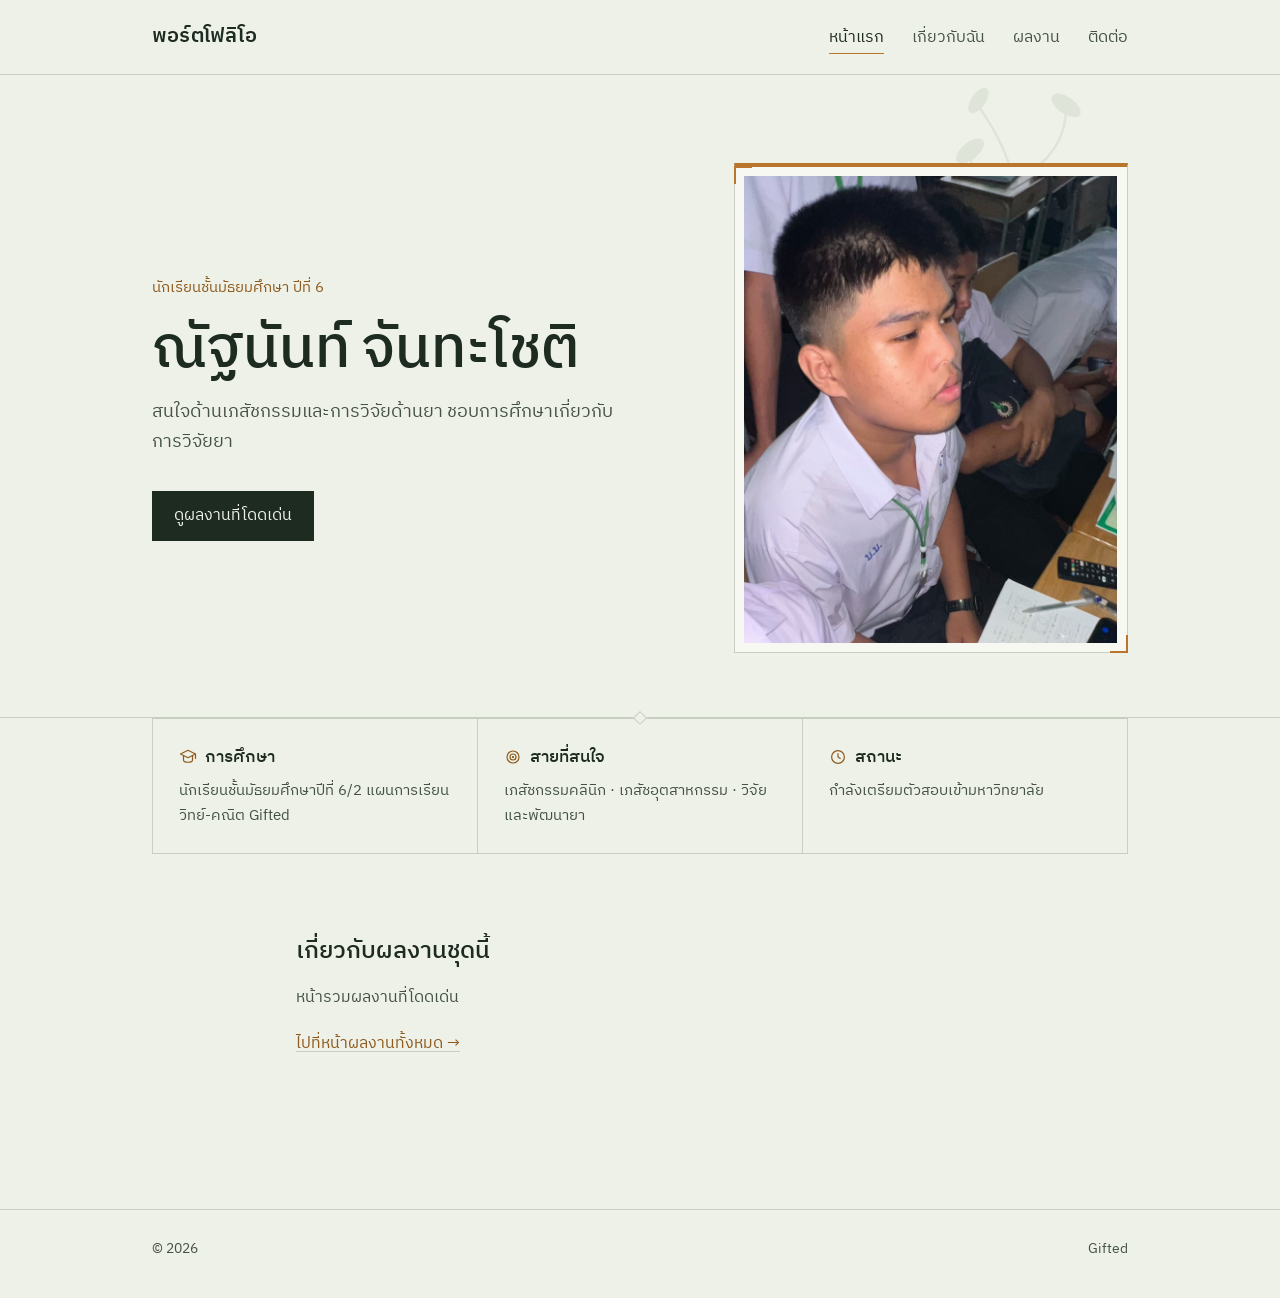
<file: index.html>
<!DOCTYPE html>
<html lang="th">
<head>
<meta charset="UTF-8">
<meta name="viewport" content="width=device-width, initial-scale=1.0">
<title>หน้าแรก - นายณัฐนันท์ จันทะโชติ</title>
<style>
/* ===================================================================
   Portfolio — เภสัชศาสตร์
   Design concept: ฉลากยา / apothecary label — hairline rules, a warm
   amber-glass accent against sage paper, serif headlines set like a
   label's product name, sans body copy for clarity and legibility.
   =================================================================== */

@import url('https://fonts.googleapis.com/css2?family=Fraunces:opsz,wght@9..144,400;9..144,500;9..144,600&family=IBM+Plex+Sans+Thai:wght@400;500;600&family=IBM+Plex+Sans:wght@400;500;600&display=swap');

:root {
  --ink: #1E2B21;
  --ink-soft: #445243;
  --paper: #EEF1E8;
  --paper-alt: #E3E9DA;
  --card: #F6F8F1;
  --amber: #B8752B;
  --amber-deep: #8F5A1E;
  --green: #4A6741;
  --line: #C7CFC0;
  --line-soft: #D8DECE;

  --font-display: 'Fraunces', 'IBM Plex Sans Thai', serif;
  --font-body: 'IBM Plex Sans Thai', 'IBM Plex Sans', sans-serif;

  --content-w: 46rem;
  --wide-w: 64rem;
}

* { box-sizing: border-box; }

html {
  scroll-behavior: smooth;
}

body {
  margin: 0;
  background: var(--paper);
  color: var(--ink);
  font-family: var(--font-body);
  font-size: 1rem;
  line-height: 1.65;
  -webkit-font-smoothing: antialiased;
}

img { max-width: 100%; display: block; }

a {
  color: var(--amber-deep);
  text-decoration-color: var(--line);
  text-underline-offset: 3px;
}
a:hover { text-decoration-color: currentColor; }

:focus-visible {
  outline: 2px solid var(--amber-deep);
  outline-offset: 3px;
}

@media (prefers-reduced-motion: reduce) {
  *, *::before, *::after {
    animation-duration: 0.001ms !important;
    transition-duration: 0.001ms !important;
  }
  html { scroll-behavior: auto; }
}

/* ---------- layout shells ---------- */

.wrap {
  max-width: var(--content-w);
  margin: 0 auto;
  padding: 0 1.5rem;
}
.wrap-wide {
  max-width: var(--wide-w);
  margin: 0 auto;
  padding: 0 1.5rem;
}

/* ---------- header / nav ---------- */

header.site {
  border-bottom: 1px solid var(--line);
  background: var(--paper);
}
.site-nav {
  max-width: var(--wide-w);
  margin: 0 auto;
  padding: 1.15rem 1.5rem;
  display: flex;
  align-items: baseline;
  justify-content: space-between;
  gap: 1rem;
  flex-wrap: wrap;
}
.site-nav .mark {
  font-family: var(--font-display);
  font-size: 1.25rem;
  font-weight: 600;
  color: var(--ink);
  text-decoration: none;
  letter-spacing: 0.01em;
}
.site-nav .mark:hover { color: var(--amber-deep); }
.site-nav ul {
  list-style: none;
  display: flex;
  gap: 1.75rem;
  margin: 0;
  padding: 0;
}
.site-nav a {
  color: var(--ink-soft);
  text-decoration: none;
  font-size: 0.97rem;
  padding-bottom: 3px;
  border-bottom: 1px solid transparent;
}
.site-nav a:hover { color: var(--ink); }
.site-nav a[aria-current="page"] {
  color: var(--ink);
  border-bottom-color: var(--amber);
}

/* ---------- footer ---------- */

footer.site {
  border-top: 1px solid var(--line);
  margin-top: 5rem;
}
footer.site .wrap-wide {
  padding-top: 1.75rem;
  padding-bottom: 2.25rem;
  display: flex;
  justify-content: space-between;
  flex-wrap: wrap;
  gap: 0.75rem;
  color: var(--ink-soft);
  font-size: 0.9rem;
}

/* ---------- hero (home) ---------- */

.hero {
  padding: 5.5rem 0 4rem;
}
.hero-split {
  display: grid;
  grid-template-columns: 1.15fr 0.85fr;
  gap: 3rem;
  align-items: center;
}
@media (max-width: 760px) {
  .hero-split {
    grid-template-columns: 1fr;
    gap: 2rem;
  }
  .hero-photo { order: -1; max-width: 14rem; }
}
.hero-photo {
  border: 1px solid var(--line);
  border-top: 4px solid var(--amber);
  padding: 0.6rem;
  background: var(--card);
  opacity: 0;
  animation: rise 0.7s ease-out 0.15s forwards;
}
.hero-photo img {
  width: 100%;
  aspect-ratio: 4 / 5;
  object-fit: cover;
  display: block;
  filter: grayscale(8%);
}
.hero .kicker {
  font-size: 0.95rem;
  color: var(--amber-deep);
  margin: 0 0 0.9rem;
}
.hero h1 {
  font-family: var(--font-display);
  font-weight: 500;
  font-size: clamp(2.3rem, 5vw, 3.6rem);
  line-height: 1.12;
  margin: 0 0 1.1rem;
  max-width: 14ch;
  opacity: 0;
  animation: rise 0.7s ease-out 0.1s forwards;
}
.hero p.lede {
  font-size: 1.15rem;
  color: var(--ink-soft);
  max-width: 42ch;
  margin: 0 0 2.1rem;
  opacity: 0;
  animation: rise 0.7s ease-out 0.25s forwards;
}
@keyframes rise {
  from { opacity: 0; transform: translateY(10px); }
  to   { opacity: 1; transform: translateY(0); }
}

.hr {
  border: none;
  border-top: 1px solid var(--line);
  margin: 0;
}

/* decorative section divider with center diamond mark */
.divider {
  position: relative;
  height: 1px;
  background: var(--line);
  margin: 0;
}
.divider::after {
  content: '';
  position: absolute;
  left: 50%;
  top: 50%;
  width: 8px;
  height: 8px;
  background: var(--paper);
  border: 1px solid var(--line);
  transform: translate(-50%, -50%) rotate(45deg);
}

/* faint botanical line-art motif behind the hero */
.hero-split { position: relative; }
.hero-split > * { position: relative; z-index: 1; }
.hero-deco {
  position: absolute;
  top: -2rem;
  right: -1rem;
  width: 15rem;
  height: 15rem;
  color: var(--green);
  opacity: 0.09;
  z-index: 0;
  pointer-events: none;
}
@media (max-width: 760px) {
  .hero-deco { width: 10rem; height: 10rem; top: -1rem; right: -1rem; }
}

/* register-mark corners on the profile photo, apothecary-label style */
.hero-photo { position: relative; }
.hero-photo::before,
.hero-photo::after {
  content: '';
  position: absolute;
  width: 16px;
  height: 16px;
}
.hero-photo::before {
  top: -1px; left: -1px;
  border-top: 2px solid var(--amber);
  border-left: 2px solid var(--amber);
}
.hero-photo::after {
  bottom: -1px; right: -1px;
  border-bottom: 2px solid var(--amber);
  border-right: 2px solid var(--amber);
}

/* inline icon defaults */
.icon {
  width: 20px;
  height: 20px;
  stroke: currentColor;
  fill: none;
  stroke-width: 1.6;
  stroke-linecap: round;
  stroke-linejoin: round;
  flex-shrink: 0;
}

/* buttons */

.btn {
  display: inline-flex;
  align-items: center;
  gap: 0.5rem;
  padding: 0.7rem 1.3rem;
  background: var(--ink);
  color: var(--paper);
  text-decoration: none;
  font-size: 0.97rem;
  border: 1px solid var(--ink);
}
.btn:hover { background: var(--amber-deep); border-color: var(--amber-deep); }
.btn-outline {
  background: transparent;
  color: var(--ink);
  border: 1px solid var(--line);
}
.btn-outline:hover { border-color: var(--ink); background: var(--card); }

/* ---------- generic page header ---------- */

.page-head {
  padding: 3.5rem 0 2.5rem;
  border-bottom: 1px solid var(--line);
}
.page-head h1 {
  font-family: var(--font-display);
  font-weight: 500;
  font-size: clamp(2rem, 4vw, 2.75rem);
  margin: 0 0 0.6rem;
}
.page-head p {
  color: var(--ink-soft);
  max-width: 48ch;
  margin: 0;
  font-size: 1.05rem;
}

/* ---------- home: summary blocks ---------- */

.summary-grid {
  display: grid;
  grid-template-columns: repeat(3, 1fr);
  gap: 0;
  border-top: 1px solid var(--line);
  border-left: 1px solid var(--line);
}
.summary-grid > div {
  border-right: 1px solid var(--line);
  border-bottom: 1px solid var(--line);
  padding: 1.5rem 1.6rem;
}
.summary-grid h3 {
  font-family: var(--font-display);
  font-weight: 500;
  font-size: 1.05rem;
  margin: 0 0 0.5rem;
  display: flex;
  align-items: center;
  gap: 0.55rem;
}
.summary-grid .icon { width: 18px; height: 18px; color: var(--amber-deep); }
.summary-grid p {
  margin: 0;
  color: var(--ink-soft);
  font-size: 0.94rem;
}
@media (max-width: 720px) {
  .summary-grid { grid-template-columns: 1fr; }
}

section.block { padding: 3.5rem 0; }
section.block + section.block { border-top: 1px solid var(--line); }

/* ---------- about page ---------- */

.timeline {
  list-style: none;
  margin: 0;
  padding: 0;
  border-top: 1px solid var(--line);
}
.timeline li {
  display: grid;
  grid-template-columns: 8rem 1fr;
  gap: 1.5rem;
  padding: 1.5rem 0;
  border-bottom: 1px solid var(--line);
}
.timeline .when {
  color: var(--amber-deep);
  font-size: 0.92rem;
  padding-top: 0.15rem;
}
.timeline h3 {
  font-family: var(--font-display);
  font-weight: 500;
  font-size: 1.15rem;
  margin: 0 0 0.35rem;
}
.timeline p { margin: 0; color: var(--ink-soft); }
@media (max-width: 560px) {
  .timeline li { grid-template-columns: 1fr; gap: 0.4rem; }
}

.skill-list {
  list-style: none;
  margin: 0;
  padding: 0;
  display: grid;
  gap: 0.9rem;
}
.skill-list li {
  display: grid;
  grid-template-columns: 1fr auto;
  align-items: center;
  gap: 1rem;
  padding-bottom: 0.9rem;
  border-bottom: 1px dashed var(--line-soft);
}
.skill-list .name {
  display: flex;
  align-items: center;
  gap: 0.55rem;
  font-size: 1rem;
}
.skill-list .icon { width: 16px; height: 16px; color: var(--green); }
.skill-list .bar {
  width: 10rem;
  height: 6px;
  background: var(--paper-alt);
  position: relative;
  border: 1px solid var(--line);
}
.skill-list .bar span {
  position: absolute;
  inset: 0;
  background: var(--green);
  width: var(--fill, 60%);
}
@media (max-width: 560px) {
  .skill-list .bar { width: 6rem; }
}

/* ---------- projects grid + cards ---------- */

.project-grid {
  display: grid;
  grid-template-columns: repeat(3, 1fr);
  gap: 1.5rem;
  padding: 3rem 0 5rem;
}
@media (max-width: 860px) {
  .project-grid { grid-template-columns: 1fr; }
}

.project-card {
  text-align: left;
  background: var(--card);
  border: 1px solid var(--line);
  border-top: 4px solid var(--accent, var(--amber));
  padding: 0 0 1.5rem;
  cursor: pointer;
  font-family: inherit;
  color: inherit;
  display: flex;
  flex-direction: column;
  gap: 0.9rem;
  transition: border-color 0.15s ease, transform 0.15s ease;
  overflow: hidden;
}
.project-card .thumb {
  width: 100%;
  aspect-ratio: 4 / 3;
  object-fit: cover;
  display: block;
  border-bottom: 1px solid var(--line);
}
.thumb-wrap { position: relative; }
.thumb-wrap .chip {
  position: absolute;
  top: 0.7rem;
  left: 0.7rem;
  background: var(--ink);
  color: var(--paper);
  font-size: 0.78rem;
  padding: 0.3rem 0.65rem;
  letter-spacing: 0.01em;
}
.project-card .card-body {
  padding: 1.4rem 1.5rem 0;
  display: flex;
  flex-direction: column;
  gap: 0.9rem;
  flex: 1;
}
.project-card:hover {
  border-color: var(--ink-soft);
  transform: translateY(-2px);
}
.project-card .tag {
  font-size: 0.85rem;
  color: var(--amber-deep);
}
.project-card h3 {
  font-family: var(--font-display);
  font-weight: 500;
  font-size: 1.3rem;
  margin: 0;
  line-height: 1.25;
}
.project-card p {
  margin: 0;
  color: var(--ink-soft);
  font-size: 0.96rem;
}
.project-card .more {
  margin-top: auto;
  font-size: 0.92rem;
  color: var(--ink);
  padding-top: 0.5rem;
}

/* ---------- modal ---------- */

.modal-backdrop {
  position: fixed;
  inset: 0;
  background: rgba(20, 26, 18, 0.55);
  display: flex;
  align-items: center;
  justify-content: center;
  padding: 1.5rem;
  opacity: 0;
  pointer-events: none;
  transition: opacity 0.2s ease;
  z-index: 50;
}
.modal-backdrop.open {
  opacity: 1;
  pointer-events: auto;
}

.modal {
  background: var(--paper);
  max-width: 34rem;
  width: 100%;
  max-height: 85vh;
  overflow-y: auto;
  border: 1px solid var(--line);
  border-top: 5px solid var(--accent, var(--amber));
  padding: 2.2rem 2rem;
  transform: translateY(14px) scale(0.98);
  transition: transform 0.2s ease;
  position: relative;
}
.modal-backdrop.open .modal {
  transform: translateY(0) scale(1);
}
.modal .thumb {
  width: 100%;
  aspect-ratio: 16 / 9;
  object-fit: cover;
  display: block;
  margin: 0 0 1.3rem;
  border: 1px solid var(--line);
}
.modal .close {
  position: absolute;
  top: 1.1rem;
  right: 1.1rem;
  background: none;
  border: 1px solid var(--line);
  width: 2rem;
  height: 2rem;
  font-size: 1.1rem;
  line-height: 1;
  cursor: pointer;
  color: var(--ink-soft);
}
.modal .close:hover { color: var(--ink); border-color: var(--ink); }
.modal .tag { font-size: 0.85rem; color: var(--amber-deep); }
.modal h2 {
  font-family: var(--font-display);
  font-weight: 500;
  font-size: 1.6rem;
  margin: 0.4rem 0 1rem;
  padding-right: 2rem;
}
.modal .meta {
  display: flex;
  gap: 1.5rem;
  flex-wrap: wrap;
  font-size: 0.88rem;
  color: var(--ink-soft);
  margin-bottom: 1.2rem;
  padding-bottom: 1.1rem;
  border-bottom: 1px solid var(--line-soft);
}
.modal .meta strong { color: var(--ink); display: block; font-weight: 500; }
.modal p { color: var(--ink-soft); margin: 0 0 1rem; }
.modal ul.chips {
  list-style: none;
  display: flex;
  flex-wrap: wrap;
  gap: 0.5rem;
  padding: 0;
  margin: 0;
}
.modal ul.chips li {
  border: 1px solid var(--line);
  padding: 0.3rem 0.7rem;
  font-size: 0.85rem;
  color: var(--ink-soft);
}

/* ---------- contact page ---------- */

.contact-list {
  list-style: none;
  margin: 0;
  padding: 0;
  border-top: 1px solid var(--line);
}
.contact-list li {
  display: flex;
  justify-content: space-between;
  gap: 1rem;
  padding: 1.2rem 0;
  border-bottom: 1px solid var(--line);
  flex-wrap: wrap;
}
.contact-list .label-row {
  display: flex;
  align-items: center;
  gap: 0.65rem;
  color: var(--ink-soft);
}
.contact-list .icon { color: var(--amber-deep); width: 19px; height: 19px; }
.contact-list a { color: var(--ink); font-weight: 500; }

</style>
</head>
<body>

<header class="site">
  <nav class="site-nav">
    <a class="mark" href="index.html">พอร์ตโฟลิโอ</a>
    <ul>
      <li><a href="index.html" aria-current="page">หน้าแรก</a></li>
      <li><a href="about.html">เกี่ยวกับฉัน</a></li>
      <li><a href="projects.html">ผลงาน</a></li>
      <li><a href="contact.html">ติดต่อ</a></li>
    </ul>
  </nav>
</header>

<main>
  <div class="wrap-wide">
    <section class="hero hero-split">
      <svg class="hero-deco" viewBox="0 0 200 200" aria-hidden="true">
        <path d="M100 190 C 100 130, 90 90, 60 50" stroke="currentColor" stroke-width="2" fill="none"/>
        <path d="M100 150 C 80 140, 60 120, 55 95" stroke="currentColor" stroke-width="2" fill="none"/>
        <path d="M100 110 C 120 100, 135 80, 135 55" stroke="currentColor" stroke-width="2" fill="none"/>
        <ellipse cx="55" cy="90" rx="14" ry="7" transform="rotate(-40 55 90)" fill="currentColor"/>
        <ellipse cx="135" cy="52" rx="14" ry="7" transform="rotate(35 135 52)" fill="currentColor"/>
        <ellipse cx="62" cy="48" rx="12" ry="6" transform="rotate(-55 62 48)" fill="currentColor"/>
      </svg>
      <div>
        <p class="kicker">นักเรียนชั้นมัธยมศึกษา ปีที่ 6</p>
        <h1>ณัฐนันท์ จันทะโชติ</h1>
        <p class="lede">
          สนใจด้านเภสัชกรรมและการวิจัยด้านยา
          ชอบการศึกษาเกี่ยวกับการวิจัยยา
        </p>
        <a class="btn" href="projects.html">ดูผลงานที่โดดเด่น</a>
      </div>
      <div class="hero-photo">
        <!-- แก้ src เป็นชื่อไฟล์รูปโปรไฟล์ของคุณ เช่น images/profile.jpg -->
        <img src="IMG_4780.jpeg" alt="รูปโปรไฟล์ของ ชื่อ นามสกุล">
      </div>
    </section>
  </div>

  <div class="divider"></div>

  <div class="wrap-wide">
    <div class="summary-grid">
      <div>
        <h3>
          <svg class="icon" viewBox="0 0 24 24"><path d="M12 3 2 8l10 5 10-5-10-5Z"/><path d="M6 10.5V16c0 1.5 2.5 3 6 3s6-1.5 6-3v-5.5"/><path d="M22 8v6"/></svg>
          การศึกษา
        </h3>
        <p>นักเรียนชั้นมัธยมศึกษาปีที่ 6/2 แผนการเรียนวิทย์-คณิต Gifted</p>
      </div>
      <div>
        <h3>
          <svg class="icon" viewBox="0 0 24 24"><circle cx="12" cy="12" r="8"/><circle cx="12" cy="12" r="4"/><circle cx="12" cy="12" r="0.7" fill="currentColor"/></svg>
          สายที่สนใจ
        </h3>
        <p>เภสัชกรรมคลินิก · เภสัชอุตสาหกรรม · วิจัยและพัฒนายา</p>
      </div>
      <div>
        <h3>
          <svg class="icon" viewBox="0 0 24 24"><circle cx="12" cy="12" r="8.5"/><path d="M12 7.5V12l3 2"/></svg>
          สถานะ
        </h3>
        <p>กำลังเตรียมตัวสอบเข้ามหาวิทยาลัย</p>
      </div>
    </div>
  </div>

  <div class="wrap">
    <section class="block">
      <h2 style="font-family: var(--font-display); font-weight: 500; font-size: 1.5rem; margin-bottom: 0.8rem;">
        เกี่ยวกับผลงานชุดนี้
      </h2>
      <p style="color: var(--ink-soft); max-width: 56ch;">
        หน้ารวมผลงานที่โดดเด่น
      </p>
      <p style="margin-top: 1.2rem;">
        <a href="projects.html">ไปที่หน้าผลงานทั้งหมด →</a>
      </p>
    </section>
  </div>
</main>

<footer class="site">
  <div class="wrap-wide">
    <span>© 2026 </span>
    <span>Gifted</span>
  </div>
</footer>

</body>
</html>
</file>
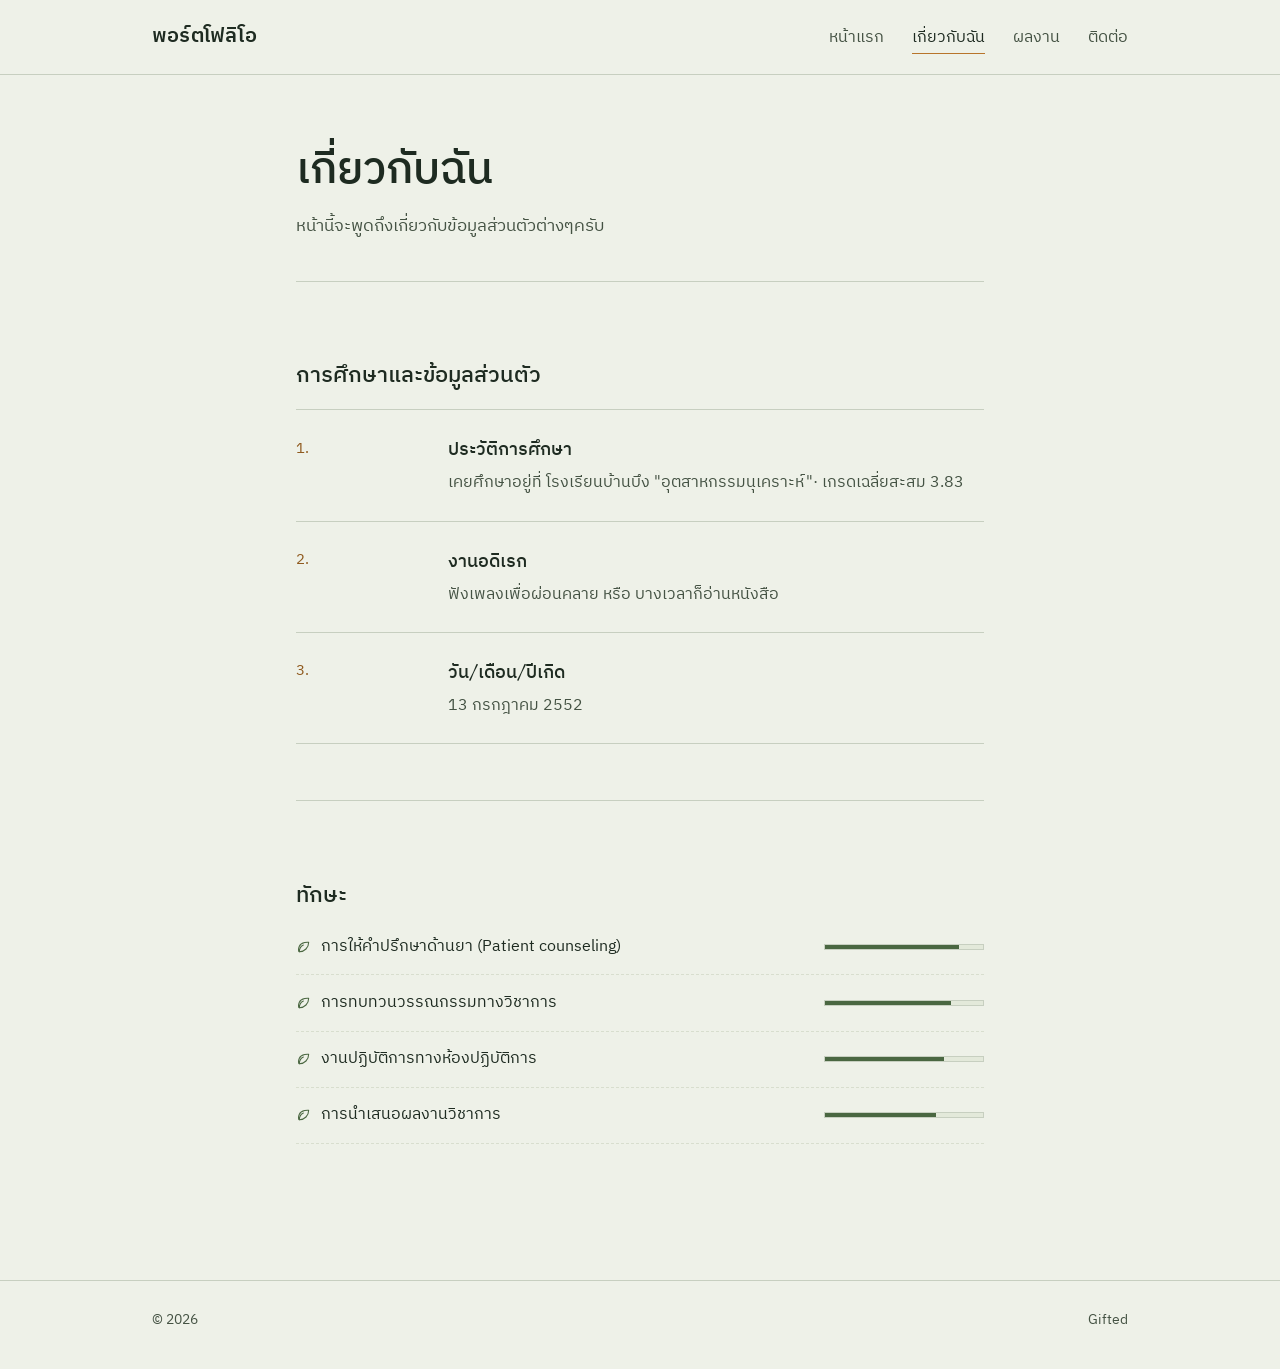
<file: about.html>
<!DOCTYPE html>
<html lang="th">
<head>
<meta charset="UTF-8">
<meta name="viewport" content="width=device-width, initial-scale=1.0">
<title>เกี่ยวกับฉัน — นายณัฐนันท์ จันทะโชติ</title>
<style>
/* ===================================================================
   Portfolio — เภสัชศาสตร์
   Design concept: ฉลากยา / apothecary label — hairline rules, a warm
   amber-glass accent against sage paper, serif headlines set like a
   label's product name, sans body copy for clarity and legibility.
   =================================================================== */

@import url('https://fonts.googleapis.com/css2?family=Fraunces:opsz,wght@9..144,400;9..144,500;9..144,600&family=IBM+Plex+Sans+Thai:wght@400;500;600&family=IBM+Plex+Sans:wght@400;500;600&display=swap');

:root {
  --ink: #1E2B21;
  --ink-soft: #445243;
  --paper: #EEF1E8;
  --paper-alt: #E3E9DA;
  --card: #F6F8F1;
  --amber: #B8752B;
  --amber-deep: #8F5A1E;
  --green: #4A6741;
  --line: #C7CFC0;
  --line-soft: #D8DECE;

  --font-display: 'Fraunces', 'IBM Plex Sans Thai', serif;
  --font-body: 'IBM Plex Sans Thai', 'IBM Plex Sans', sans-serif;

  --content-w: 46rem;
  --wide-w: 64rem;
}

* { box-sizing: border-box; }

html {
  scroll-behavior: smooth;
}

body {
  margin: 0;
  background: var(--paper);
  color: var(--ink);
  font-family: var(--font-body);
  font-size: 1rem;
  line-height: 1.65;
  -webkit-font-smoothing: antialiased;
}

img { max-width: 100%; display: block; }

a {
  color: var(--amber-deep);
  text-decoration-color: var(--line);
  text-underline-offset: 3px;
}
a:hover { text-decoration-color: currentColor; }

:focus-visible {
  outline: 2px solid var(--amber-deep);
  outline-offset: 3px;
}

@media (prefers-reduced-motion: reduce) {
  *, *::before, *::after {
    animation-duration: 0.001ms !important;
    transition-duration: 0.001ms !important;
  }
  html { scroll-behavior: auto; }
}

/* ---------- layout shells ---------- */

.wrap {
  max-width: var(--content-w);
  margin: 0 auto;
  padding: 0 1.5rem;
}
.wrap-wide {
  max-width: var(--wide-w);
  margin: 0 auto;
  padding: 0 1.5rem;
}

/* ---------- header / nav ---------- */

header.site {
  border-bottom: 1px solid var(--line);
  background: var(--paper);
}
.site-nav {
  max-width: var(--wide-w);
  margin: 0 auto;
  padding: 1.15rem 1.5rem;
  display: flex;
  align-items: baseline;
  justify-content: space-between;
  gap: 1rem;
  flex-wrap: wrap;
}
.site-nav .mark {
  font-family: var(--font-display);
  font-size: 1.25rem;
  font-weight: 600;
  color: var(--ink);
  text-decoration: none;
  letter-spacing: 0.01em;
}
.site-nav .mark:hover { color: var(--amber-deep); }
.site-nav ul {
  list-style: none;
  display: flex;
  gap: 1.75rem;
  margin: 0;
  padding: 0;
}
.site-nav a {
  color: var(--ink-soft);
  text-decoration: none;
  font-size: 0.97rem;
  padding-bottom: 3px;
  border-bottom: 1px solid transparent;
}
.site-nav a:hover { color: var(--ink); }
.site-nav a[aria-current="page"] {
  color: var(--ink);
  border-bottom-color: var(--amber);
}

/* ---------- footer ---------- */

footer.site {
  border-top: 1px solid var(--line);
  margin-top: 5rem;
}
footer.site .wrap-wide {
  padding-top: 1.75rem;
  padding-bottom: 2.25rem;
  display: flex;
  justify-content: space-between;
  flex-wrap: wrap;
  gap: 0.75rem;
  color: var(--ink-soft);
  font-size: 0.9rem;
}

/* ---------- hero (home) ---------- */

.hero {
  padding: 5.5rem 0 4rem;
}
.hero-split {
  display: grid;
  grid-template-columns: 1.15fr 0.85fr;
  gap: 3rem;
  align-items: center;
}
@media (max-width: 760px) {
  .hero-split {
    grid-template-columns: 1fr;
    gap: 2rem;
  }
  .hero-photo { order: -1; max-width: 14rem; }
}
.hero-photo {
  border: 1px solid var(--line);
  border-top: 4px solid var(--amber);
  padding: 0.6rem;
  background: var(--card);
  opacity: 0;
  animation: rise 0.7s ease-out 0.15s forwards;
}
.hero-photo img {
  width: 100%;
  aspect-ratio: 4 / 5;
  object-fit: cover;
  display: block;
  filter: grayscale(8%);
}
.hero .kicker {
  font-size: 0.95rem;
  color: var(--amber-deep);
  margin: 0 0 0.9rem;
}
.hero h1 {
  font-family: var(--font-display);
  font-weight: 500;
  font-size: clamp(2.3rem, 5vw, 3.6rem);
  line-height: 1.12;
  margin: 0 0 1.1rem;
  max-width: 14ch;
  opacity: 0;
  animation: rise 0.7s ease-out 0.1s forwards;
}
.hero p.lede {
  font-size: 1.15rem;
  color: var(--ink-soft);
  max-width: 42ch;
  margin: 0 0 2.1rem;
  opacity: 0;
  animation: rise 0.7s ease-out 0.25s forwards;
}
@keyframes rise {
  from { opacity: 0; transform: translateY(10px); }
  to   { opacity: 1; transform: translateY(0); }
}

.hr {
  border: none;
  border-top: 1px solid var(--line);
  margin: 0;
}

/* decorative section divider with center diamond mark */
.divider {
  position: relative;
  height: 1px;
  background: var(--line);
  margin: 0;
}
.divider::after {
  content: '';
  position: absolute;
  left: 50%;
  top: 50%;
  width: 8px;
  height: 8px;
  background: var(--paper);
  border: 1px solid var(--line);
  transform: translate(-50%, -50%) rotate(45deg);
}

/* faint botanical line-art motif behind the hero */
.hero-split { position: relative; }
.hero-split > * { position: relative; z-index: 1; }
.hero-deco {
  position: absolute;
  top: -2rem;
  right: -1rem;
  width: 15rem;
  height: 15rem;
  color: var(--green);
  opacity: 0.09;
  z-index: 0;
  pointer-events: none;
}
@media (max-width: 760px) {
  .hero-deco { width: 10rem; height: 10rem; top: -1rem; right: -1rem; }
}

/* register-mark corners on the profile photo, apothecary-label style */
.hero-photo { position: relative; }
.hero-photo::before,
.hero-photo::after {
  content: '';
  position: absolute;
  width: 16px;
  height: 16px;
}
.hero-photo::before {
  top: -1px; left: -1px;
  border-top: 2px solid var(--amber);
  border-left: 2px solid var(--amber);
}
.hero-photo::after {
  bottom: -1px; right: -1px;
  border-bottom: 2px solid var(--amber);
  border-right: 2px solid var(--amber);
}

/* inline icon defaults */
.icon {
  width: 20px;
  height: 20px;
  stroke: currentColor;
  fill: none;
  stroke-width: 1.6;
  stroke-linecap: round;
  stroke-linejoin: round;
  flex-shrink: 0;
}

/* buttons */

.btn {
  display: inline-flex;
  align-items: center;
  gap: 0.5rem;
  padding: 0.7rem 1.3rem;
  background: var(--ink);
  color: var(--paper);
  text-decoration: none;
  font-size: 0.97rem;
  border: 1px solid var(--ink);
}
.btn:hover { background: var(--amber-deep); border-color: var(--amber-deep); }
.btn-outline {
  background: transparent;
  color: var(--ink);
  border: 1px solid var(--line);
}
.btn-outline:hover { border-color: var(--ink); background: var(--card); }

/* ---------- generic page header ---------- */

.page-head {
  padding: 3.5rem 0 2.5rem;
  border-bottom: 1px solid var(--line);
}
.page-head h1 {
  font-family: var(--font-display);
  font-weight: 500;
  font-size: clamp(2rem, 4vw, 2.75rem);
  margin: 0 0 0.6rem;
}
.page-head p {
  color: var(--ink-soft);
  max-width: 48ch;
  margin: 0;
  font-size: 1.05rem;
}

/* ---------- home: summary blocks ---------- */

.summary-grid {
  display: grid;
  grid-template-columns: repeat(3, 1fr);
  gap: 0;
  border-top: 1px solid var(--line);
  border-left: 1px solid var(--line);
}
.summary-grid > div {
  border-right: 1px solid var(--line);
  border-bottom: 1px solid var(--line);
  padding: 1.5rem 1.6rem;
}
.summary-grid h3 {
  font-family: var(--font-display);
  font-weight: 500;
  font-size: 1.05rem;
  margin: 0 0 0.5rem;
  display: flex;
  align-items: center;
  gap: 0.55rem;
}
.summary-grid .icon { width: 18px; height: 18px; color: var(--amber-deep); }
.summary-grid p {
  margin: 0;
  color: var(--ink-soft);
  font-size: 0.94rem;
}
@media (max-width: 720px) {
  .summary-grid { grid-template-columns: 1fr; }
}

section.block { padding: 3.5rem 0; }
section.block + section.block { border-top: 1px solid var(--line); }

/* ---------- about page ---------- */

.timeline {
  list-style: none;
  margin: 0;
  padding: 0;
  border-top: 1px solid var(--line);
}
.timeline li {
  display: grid;
  grid-template-columns: 8rem 1fr;
  gap: 1.5rem;
  padding: 1.5rem 0;
  border-bottom: 1px solid var(--line);
}
.timeline .when {
  color: var(--amber-deep);
  font-size: 0.92rem;
  padding-top: 0.15rem;
}
.timeline h3 {
  font-family: var(--font-display);
  font-weight: 500;
  font-size: 1.15rem;
  margin: 0 0 0.35rem;
}
.timeline p { margin: 0; color: var(--ink-soft); }
@media (max-width: 560px) {
  .timeline li { grid-template-columns: 1fr; gap: 0.4rem; }
}

.skill-list {
  list-style: none;
  margin: 0;
  padding: 0;
  display: grid;
  gap: 0.9rem;
}
.skill-list li {
  display: grid;
  grid-template-columns: 1fr auto;
  align-items: center;
  gap: 1rem;
  padding-bottom: 0.9rem;
  border-bottom: 1px dashed var(--line-soft);
}
.skill-list .name {
  display: flex;
  align-items: center;
  gap: 0.55rem;
  font-size: 1rem;
}
.skill-list .icon { width: 16px; height: 16px; color: var(--green); }
.skill-list .bar {
  width: 10rem;
  height: 6px;
  background: var(--paper-alt);
  position: relative;
  border: 1px solid var(--line);
}
.skill-list .bar span {
  position: absolute;
  inset: 0;
  background: var(--green);
  width: var(--fill, 60%);
}
@media (max-width: 560px) {
  .skill-list .bar { width: 6rem; }
}

/* ---------- projects grid + cards ---------- */

.project-grid {
  display: grid;
  grid-template-columns: repeat(3, 1fr);
  gap: 1.5rem;
  padding: 3rem 0 5rem;
}
@media (max-width: 860px) {
  .project-grid { grid-template-columns: 1fr; }
}

.project-card {
  text-align: left;
  background: var(--card);
  border: 1px solid var(--line);
  border-top: 4px solid var(--accent, var(--amber));
  padding: 0 0 1.5rem;
  cursor: pointer;
  font-family: inherit;
  color: inherit;
  display: flex;
  flex-direction: column;
  gap: 0.9rem;
  transition: border-color 0.15s ease, transform 0.15s ease;
  overflow: hidden;
}
.project-card .thumb {
  width: 100%;
  aspect-ratio: 4 / 3;
  object-fit: cover;
  display: block;
  border-bottom: 1px solid var(--line);
}
.thumb-wrap { position: relative; }
.thumb-wrap .chip {
  position: absolute;
  top: 0.7rem;
  left: 0.7rem;
  background: var(--ink);
  color: var(--paper);
  font-size: 0.78rem;
  padding: 0.3rem 0.65rem;
  letter-spacing: 0.01em;
}
.project-card .card-body {
  padding: 1.4rem 1.5rem 0;
  display: flex;
  flex-direction: column;
  gap: 0.9rem;
  flex: 1;
}
.project-card:hover {
  border-color: var(--ink-soft);
  transform: translateY(-2px);
}
.project-card .tag {
  font-size: 0.85rem;
  color: var(--amber-deep);
}
.project-card h3 {
  font-family: var(--font-display);
  font-weight: 500;
  font-size: 1.3rem;
  margin: 0;
  line-height: 1.25;
}
.project-card p {
  margin: 0;
  color: var(--ink-soft);
  font-size: 0.96rem;
}
.project-card .more {
  margin-top: auto;
  font-size: 0.92rem;
  color: var(--ink);
  padding-top: 0.5rem;
}

/* ---------- modal ---------- */

.modal-backdrop {
  position: fixed;
  inset: 0;
  background: rgba(20, 26, 18, 0.55);
  display: flex;
  align-items: center;
  justify-content: center;
  padding: 1.5rem;
  opacity: 0;
  pointer-events: none;
  transition: opacity 0.2s ease;
  z-index: 50;
}
.modal-backdrop.open {
  opacity: 1;
  pointer-events: auto;
}

.modal {
  background: var(--paper);
  max-width: 34rem;
  width: 100%;
  max-height: 85vh;
  overflow-y: auto;
  border: 1px solid var(--line);
  border-top: 5px solid var(--accent, var(--amber));
  padding: 2.2rem 2rem;
  transform: translateY(14px) scale(0.98);
  transition: transform 0.2s ease;
  position: relative;
}
.modal-backdrop.open .modal {
  transform: translateY(0) scale(1);
}
.modal .thumb {
  width: 100%;
  aspect-ratio: 16 / 9;
  object-fit: cover;
  display: block;
  margin: 0 0 1.3rem;
  border: 1px solid var(--line);
}
.modal .close {
  position: absolute;
  top: 1.1rem;
  right: 1.1rem;
  background: none;
  border: 1px solid var(--line);
  width: 2rem;
  height: 2rem;
  font-size: 1.1rem;
  line-height: 1;
  cursor: pointer;
  color: var(--ink-soft);
}
.modal .close:hover { color: var(--ink); border-color: var(--ink); }
.modal .tag { font-size: 0.85rem; color: var(--amber-deep); }
.modal h2 {
  font-family: var(--font-display);
  font-weight: 500;
  font-size: 1.6rem;
  margin: 0.4rem 0 1rem;
  padding-right: 2rem;
}
.modal .meta {
  display: flex;
  gap: 1.5rem;
  flex-wrap: wrap;
  font-size: 0.88rem;
  color: var(--ink-soft);
  margin-bottom: 1.2rem;
  padding-bottom: 1.1rem;
  border-bottom: 1px solid var(--line-soft);
}
.modal .meta strong { color: var(--ink); display: block; font-weight: 500; }
.modal p { color: var(--ink-soft); margin: 0 0 1rem; }
.modal ul.chips {
  list-style: none;
  display: flex;
  flex-wrap: wrap;
  gap: 0.5rem;
  padding: 0;
  margin: 0;
}
.modal ul.chips li {
  border: 1px solid var(--line);
  padding: 0.3rem 0.7rem;
  font-size: 0.85rem;
  color: var(--ink-soft);
}

/* ---------- contact page ---------- */

.contact-list {
  list-style: none;
  margin: 0;
  padding: 0;
  border-top: 1px solid var(--line);
}
.contact-list li {
  display: flex;
  justify-content: space-between;
  gap: 1rem;
  padding: 1.2rem 0;
  border-bottom: 1px solid var(--line);
  flex-wrap: wrap;
}
.contact-list .label-row {
  display: flex;
  align-items: center;
  gap: 0.65rem;
  color: var(--ink-soft);
}
.contact-list .icon { color: var(--amber-deep); width: 19px; height: 19px; }
.contact-list a { color: var(--ink); font-weight: 500; }

</style>
</head>
<body>

<header class="site">
  <nav class="site-nav">
    <a class="mark" href="index.html">พอร์ตโฟลิโอ</a>
    <ul>
      <li><a href="index.html">หน้าแรก</a></li>
      <li><a href="about.html" aria-current="page">เกี่ยวกับฉัน</a></li>
      <li><a href="projects.html">ผลงาน</a></li>
      <li><a href="contact.html">ติดต่อ</a></li>
    </ul>
  </nav>
</header>

<main>
  <div class="wrap">
    <div class="page-head">
      <h1>เกี่ยวกับฉัน</h1>
      <p>
        หน้านี้จะพูดถึงเกี่ยวกับข้อมูลส่วนตัวต่างๆครับ
      </p>
    </div>

    <section class="block">
      <h2 style="font-family: var(--font-display); font-weight:500; font-size:1.4rem; margin-bottom:1rem;">การศึกษาและข้อมูลส่วนตัว</h2>
      <ul class="timeline">
        <li>
          <span class="when">     1.   </span>
          <div>
            <h3>ประวัติการศึกษา</h3>
            <p>เคยศึกษาอยู่ที่ โรงเรียนบ้านบึง "อุตสาหกรรมนุเคราะห์"· เกรดเฉลี่ยสะสม 3.83</p>
          </div>
        </li>
        <li>
          <span class="when">     2.   </span>
          <div>
            <h3>งานอดิเรก</h3>
            <p>ฟังเพลงเพื่อผ่อนคลาย หรือ บางเวลาก็อ่านหนังสือ</p>
          </div>
        </li>
        <li>
          <span class="when">     3.   </span>
          <div>  
            <h3>วัน/เดือน/ปีเกิด</h3>
            <p>13 กรกฎาคม 2552</p>
          </div>
        </li>
      </ul>
    </section>

    <section class="block">
      <h2 style="font-family: var(--font-display); font-weight:500; font-size:1.4rem; margin-bottom:1.3rem;">ทักษะ</h2>
      <ul class="skill-list">
        <li>
          <span class="name"><svg class="icon" viewBox="0 0 24 24"><path d="M5 19c8 0 14-6 14-14 0 0-11-1-14 6-1.8 4-1.5 8 0 8Z"/><path d="M5 19c0-4 2-8 6-10"/></svg>การให้คำปรึกษาด้านยา (Patient counseling)</span>
          <span class="bar"><span style="--fill: 85%;"></span></span>
        </li>
        <li>
          <span class="name"><svg class="icon" viewBox="0 0 24 24"><path d="M5 19c8 0 14-6 14-14 0 0-11-1-14 6-1.8 4-1.5 8 0 8Z"/><path d="M5 19c0-4 2-8 6-10"/></svg>การทบทวนวรรณกรรมทางวิชาการ</span>
          <span class="bar"><span style="--fill: 80%;"></span></span>
        </li>
        <li>
          <span class="name"><svg class="icon" viewBox="0 0 24 24"><path d="M5 19c8 0 14-6 14-14 0 0-11-1-14 6-1.8 4-1.5 8 0 8Z"/><path d="M5 19c0-4 2-8 6-10"/></svg>งานปฏิบัติการทางห้องปฏิบัติการ</span>
          <span class="bar"><span style="--fill: 75%;"></span></span>
        </li>
        <li>
          <span class="name"><svg class="icon" viewBox="0 0 24 24"><path d="M5 19c8 0 14-6 14-14 0 0-11-1-14 6-1.8 4-1.5 8 0 8Z"/><path d="M5 19c0-4 2-8 6-10"/></svg>การนำเสนอผลงานวิชาการ</span>
          <span class="bar"><span style="--fill: 70%;"></span></span>
        </li>
      </ul>
    </section>
  </div>
</main>

<footer class="site">
  <div class="wrap-wide">
    <span>© 2026 </span>
    <span>Gifted</span>
  </div>
</footer>

</body>
</html>
</file>
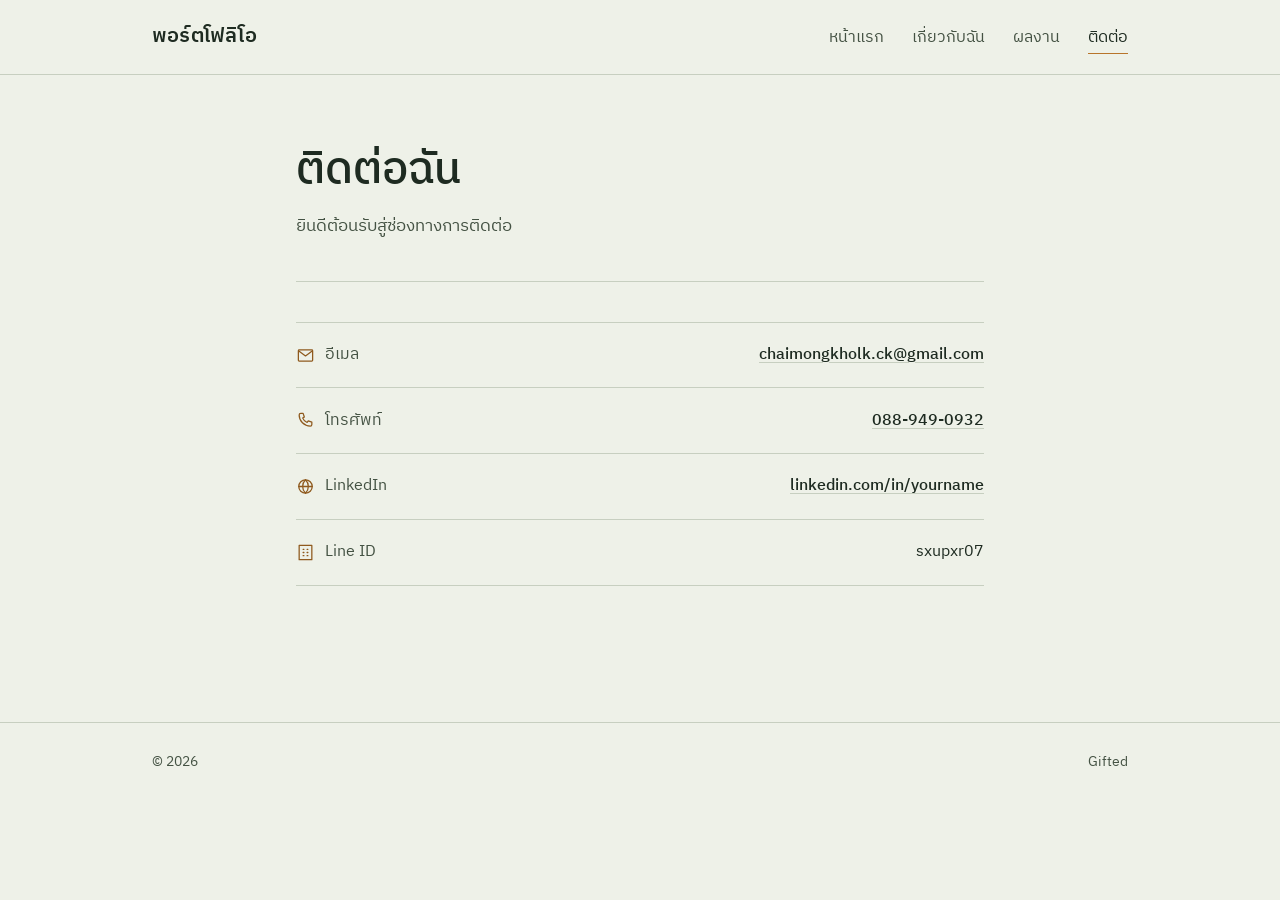
<file: contact.html>
<!DOCTYPE html>
<html lang="th">
<head>
<meta charset="UTF-8">
<meta name="viewport" content="width=device-width, initial-scale=1.0">
<title>ติดต่อ — นายณัฐนันท์ จันทะโชติ</title>
<style>
/* ===================================================================
   Portfolio — เภสัชศาสตร์
   Design concept: ฉลากยา / apothecary label — hairline rules, a warm
   amber-glass accent against sage paper, serif headlines set like a
   label's product name, sans body copy for clarity and legibility.
   =================================================================== */

@import url('https://fonts.googleapis.com/css2?family=Fraunces:opsz,wght@9..144,400;9..144,500;9..144,600&family=IBM+Plex+Sans+Thai:wght@400;500;600&family=IBM+Plex+Sans:wght@400;500;600&display=swap');

:root {
  --ink: #1E2B21;
  --ink-soft: #445243;
  --paper: #EEF1E8;
  --paper-alt: #E3E9DA;
  --card: #F6F8F1;
  --amber: #B8752B;
  --amber-deep: #8F5A1E;
  --green: #4A6741;
  --line: #C7CFC0;
  --line-soft: #D8DECE;

  --font-display: 'Fraunces', 'IBM Plex Sans Thai', serif;
  --font-body: 'IBM Plex Sans Thai', 'IBM Plex Sans', sans-serif;

  --content-w: 46rem;
  --wide-w: 64rem;
}

* { box-sizing: border-box; }

html {
  scroll-behavior: smooth;
}

body {
  margin: 0;
  background: var(--paper);
  color: var(--ink);
  font-family: var(--font-body);
  font-size: 1rem;
  line-height: 1.65;
  -webkit-font-smoothing: antialiased;
}

img { max-width: 100%; display: block; }

a {
  color: var(--amber-deep);
  text-decoration-color: var(--line);
  text-underline-offset: 3px;
}
a:hover { text-decoration-color: currentColor; }

:focus-visible {
  outline: 2px solid var(--amber-deep);
  outline-offset: 3px;
}

@media (prefers-reduced-motion: reduce) {
  *, *::before, *::after {
    animation-duration: 0.001ms !important;
    transition-duration: 0.001ms !important;
  }
  html { scroll-behavior: auto; }
}

/* ---------- layout shells ---------- */

.wrap {
  max-width: var(--content-w);
  margin: 0 auto;
  padding: 0 1.5rem;
}
.wrap-wide {
  max-width: var(--wide-w);
  margin: 0 auto;
  padding: 0 1.5rem;
}

/* ---------- header / nav ---------- */

header.site {
  border-bottom: 1px solid var(--line);
  background: var(--paper);
}
.site-nav {
  max-width: var(--wide-w);
  margin: 0 auto;
  padding: 1.15rem 1.5rem;
  display: flex;
  align-items: baseline;
  justify-content: space-between;
  gap: 1rem;
  flex-wrap: wrap;
}
.site-nav .mark {
  font-family: var(--font-display);
  font-size: 1.25rem;
  font-weight: 600;
  color: var(--ink);
  text-decoration: none;
  letter-spacing: 0.01em;
}
.site-nav .mark:hover { color: var(--amber-deep); }
.site-nav ul {
  list-style: none;
  display: flex;
  gap: 1.75rem;
  margin: 0;
  padding: 0;
}
.site-nav a {
  color: var(--ink-soft);
  text-decoration: none;
  font-size: 0.97rem;
  padding-bottom: 3px;
  border-bottom: 1px solid transparent;
}
.site-nav a:hover { color: var(--ink); }
.site-nav a[aria-current="page"] {
  color: var(--ink);
  border-bottom-color: var(--amber);
}

/* ---------- footer ---------- */

footer.site {
  border-top: 1px solid var(--line);
  margin-top: 5rem;
}
footer.site .wrap-wide {
  padding-top: 1.75rem;
  padding-bottom: 2.25rem;
  display: flex;
  justify-content: space-between;
  flex-wrap: wrap;
  gap: 0.75rem;
  color: var(--ink-soft);
  font-size: 0.9rem;
}

/* ---------- hero (home) ---------- */

.hero {
  padding: 5.5rem 0 4rem;
}
.hero-split {
  display: grid;
  grid-template-columns: 1.15fr 0.85fr;
  gap: 3rem;
  align-items: center;
}
@media (max-width: 760px) {
  .hero-split {
    grid-template-columns: 1fr;
    gap: 2rem;
  }
  .hero-photo { order: -1; max-width: 14rem; }
}
.hero-photo {
  border: 1px solid var(--line);
  border-top: 4px solid var(--amber);
  padding: 0.6rem;
  background: var(--card);
  opacity: 0;
  animation: rise 0.7s ease-out 0.15s forwards;
}
.hero-photo img {
  width: 100%;
  aspect-ratio: 4 / 5;
  object-fit: cover;
  display: block;
  filter: grayscale(8%);
}
.hero .kicker {
  font-size: 0.95rem;
  color: var(--amber-deep);
  margin: 0 0 0.9rem;
}
.hero h1 {
  font-family: var(--font-display);
  font-weight: 500;
  font-size: clamp(2.3rem, 5vw, 3.6rem);
  line-height: 1.12;
  margin: 0 0 1.1rem;
  max-width: 14ch;
  opacity: 0;
  animation: rise 0.7s ease-out 0.1s forwards;
}
.hero p.lede {
  font-size: 1.15rem;
  color: var(--ink-soft);
  max-width: 42ch;
  margin: 0 0 2.1rem;
  opacity: 0;
  animation: rise 0.7s ease-out 0.25s forwards;
}
@keyframes rise {
  from { opacity: 0; transform: translateY(10px); }
  to   { opacity: 1; transform: translateY(0); }
}

.hr {
  border: none;
  border-top: 1px solid var(--line);
  margin: 0;
}

/* decorative section divider with center diamond mark */
.divider {
  position: relative;
  height: 1px;
  background: var(--line);
  margin: 0;
}
.divider::after {
  content: '';
  position: absolute;
  left: 50%;
  top: 50%;
  width: 8px;
  height: 8px;
  background: var(--paper);
  border: 1px solid var(--line);
  transform: translate(-50%, -50%) rotate(45deg);
}

/* faint botanical line-art motif behind the hero */
.hero-split { position: relative; }
.hero-split > * { position: relative; z-index: 1; }
.hero-deco {
  position: absolute;
  top: -2rem;
  right: -1rem;
  width: 15rem;
  height: 15rem;
  color: var(--green);
  opacity: 0.09;
  z-index: 0;
  pointer-events: none;
}
@media (max-width: 760px) {
  .hero-deco { width: 10rem; height: 10rem; top: -1rem; right: -1rem; }
}

/* register-mark corners on the profile photo, apothecary-label style */
.hero-photo { position: relative; }
.hero-photo::before,
.hero-photo::after {
  content: '';
  position: absolute;
  width: 16px;
  height: 16px;
}
.hero-photo::before {
  top: -1px; left: -1px;
  border-top: 2px solid var(--amber);
  border-left: 2px solid var(--amber);
}
.hero-photo::after {
  bottom: -1px; right: -1px;
  border-bottom: 2px solid var(--amber);
  border-right: 2px solid var(--amber);
}

/* inline icon defaults */
.icon {
  width: 20px;
  height: 20px;
  stroke: currentColor;
  fill: none;
  stroke-width: 1.6;
  stroke-linecap: round;
  stroke-linejoin: round;
  flex-shrink: 0;
}

/* buttons */

.btn {
  display: inline-flex;
  align-items: center;
  gap: 0.5rem;
  padding: 0.7rem 1.3rem;
  background: var(--ink);
  color: var(--paper);
  text-decoration: none;
  font-size: 0.97rem;
  border: 1px solid var(--ink);
}
.btn:hover { background: var(--amber-deep); border-color: var(--amber-deep); }
.btn-outline {
  background: transparent;
  color: var(--ink);
  border: 1px solid var(--line);
}
.btn-outline:hover { border-color: var(--ink); background: var(--card); }

/* ---------- generic page header ---------- */

.page-head {
  padding: 3.5rem 0 2.5rem;
  border-bottom: 1px solid var(--line);
}
.page-head h1 {
  font-family: var(--font-display);
  font-weight: 500;
  font-size: clamp(2rem, 4vw, 2.75rem);
  margin: 0 0 0.6rem;
}
.page-head p {
  color: var(--ink-soft);
  max-width: 48ch;
  margin: 0;
  font-size: 1.05rem;
}

/* ---------- home: summary blocks ---------- */

.summary-grid {
  display: grid;
  grid-template-columns: repeat(3, 1fr);
  gap: 0;
  border-top: 1px solid var(--line);
  border-left: 1px solid var(--line);
}
.summary-grid > div {
  border-right: 1px solid var(--line);
  border-bottom: 1px solid var(--line);
  padding: 1.5rem 1.6rem;
}
.summary-grid h3 {
  font-family: var(--font-display);
  font-weight: 500;
  font-size: 1.05rem;
  margin: 0 0 0.5rem;
  display: flex;
  align-items: center;
  gap: 0.55rem;
}
.summary-grid .icon { width: 18px; height: 18px; color: var(--amber-deep); }
.summary-grid p {
  margin: 0;
  color: var(--ink-soft);
  font-size: 0.94rem;
}
@media (max-width: 720px) {
  .summary-grid { grid-template-columns: 1fr; }
}

section.block { padding: 3.5rem 0; }
section.block + section.block { border-top: 1px solid var(--line); }

/* ---------- about page ---------- */

.timeline {
  list-style: none;
  margin: 0;
  padding: 0;
  border-top: 1px solid var(--line);
}
.timeline li {
  display: grid;
  grid-template-columns: 8rem 1fr;
  gap: 1.5rem;
  padding: 1.5rem 0;
  border-bottom: 1px solid var(--line);
}
.timeline .when {
  color: var(--amber-deep);
  font-size: 0.92rem;
  padding-top: 0.15rem;
}
.timeline h3 {
  font-family: var(--font-display);
  font-weight: 500;
  font-size: 1.15rem;
  margin: 0 0 0.35rem;
}
.timeline p { margin: 0; color: var(--ink-soft); }
@media (max-width: 560px) {
  .timeline li { grid-template-columns: 1fr; gap: 0.4rem; }
}

.skill-list {
  list-style: none;
  margin: 0;
  padding: 0;
  display: grid;
  gap: 0.9rem;
}
.skill-list li {
  display: grid;
  grid-template-columns: 1fr auto;
  align-items: center;
  gap: 1rem;
  padding-bottom: 0.9rem;
  border-bottom: 1px dashed var(--line-soft);
}
.skill-list .name {
  display: flex;
  align-items: center;
  gap: 0.55rem;
  font-size: 1rem;
}
.skill-list .icon { width: 16px; height: 16px; color: var(--green); }
.skill-list .bar {
  width: 10rem;
  height: 6px;
  background: var(--paper-alt);
  position: relative;
  border: 1px solid var(--line);
}
.skill-list .bar span {
  position: absolute;
  inset: 0;
  background: var(--green);
  width: var(--fill, 60%);
}
@media (max-width: 560px) {
  .skill-list .bar { width: 6rem; }
}

/* ---------- projects grid + cards ---------- */

.project-grid {
  display: grid;
  grid-template-columns: repeat(3, 1fr);
  gap: 1.5rem;
  padding: 3rem 0 5rem;
}
@media (max-width: 860px) {
  .project-grid { grid-template-columns: 1fr; }
}

.project-card {
  text-align: left;
  background: var(--card);
  border: 1px solid var(--line);
  border-top: 4px solid var(--accent, var(--amber));
  padding: 0 0 1.5rem;
  cursor: pointer;
  font-family: inherit;
  color: inherit;
  display: flex;
  flex-direction: column;
  gap: 0.9rem;
  transition: border-color 0.15s ease, transform 0.15s ease;
  overflow: hidden;
}
.project-card .thumb {
  width: 100%;
  aspect-ratio: 4 / 3;
  object-fit: cover;
  display: block;
  border-bottom: 1px solid var(--line);
}
.thumb-wrap { position: relative; }
.thumb-wrap .chip {
  position: absolute;
  top: 0.7rem;
  left: 0.7rem;
  background: var(--ink);
  color: var(--paper);
  font-size: 0.78rem;
  padding: 0.3rem 0.65rem;
  letter-spacing: 0.01em;
}
.project-card .card-body {
  padding: 1.4rem 1.5rem 0;
  display: flex;
  flex-direction: column;
  gap: 0.9rem;
  flex: 1;
}
.project-card:hover {
  border-color: var(--ink-soft);
  transform: translateY(-2px);
}
.project-card .tag {
  font-size: 0.85rem;
  color: var(--amber-deep);
}
.project-card h3 {
  font-family: var(--font-display);
  font-weight: 500;
  font-size: 1.3rem;
  margin: 0;
  line-height: 1.25;
}
.project-card p {
  margin: 0;
  color: var(--ink-soft);
  font-size: 0.96rem;
}
.project-card .more {
  margin-top: auto;
  font-size: 0.92rem;
  color: var(--ink);
  padding-top: 0.5rem;
}

/* ---------- modal ---------- */

.modal-backdrop {
  position: fixed;
  inset: 0;
  background: rgba(20, 26, 18, 0.55);
  display: flex;
  align-items: center;
  justify-content: center;
  padding: 1.5rem;
  opacity: 0;
  pointer-events: none;
  transition: opacity 0.2s ease;
  z-index: 50;
}
.modal-backdrop.open {
  opacity: 1;
  pointer-events: auto;
}

.modal {
  background: var(--paper);
  max-width: 34rem;
  width: 100%;
  max-height: 85vh;
  overflow-y: auto;
  border: 1px solid var(--line);
  border-top: 5px solid var(--accent, var(--amber));
  padding: 2.2rem 2rem;
  transform: translateY(14px) scale(0.98);
  transition: transform 0.2s ease;
  position: relative;
}
.modal-backdrop.open .modal {
  transform: translateY(0) scale(1);
}
.modal .thumb {
  width: 100%;
  aspect-ratio: 16 / 9;
  object-fit: cover;
  display: block;
  margin: 0 0 1.3rem;
  border: 1px solid var(--line);
}
.modal .close {
  position: absolute;
  top: 1.1rem;
  right: 1.1rem;
  background: none;
  border: 1px solid var(--line);
  width: 2rem;
  height: 2rem;
  font-size: 1.1rem;
  line-height: 1;
  cursor: pointer;
  color: var(--ink-soft);
}
.modal .close:hover { color: var(--ink); border-color: var(--ink); }
.modal .tag { font-size: 0.85rem; color: var(--amber-deep); }
.modal h2 {
  font-family: var(--font-display);
  font-weight: 500;
  font-size: 1.6rem;
  margin: 0.4rem 0 1rem;
  padding-right: 2rem;
}
.modal .meta {
  display: flex;
  gap: 1.5rem;
  flex-wrap: wrap;
  font-size: 0.88rem;
  color: var(--ink-soft);
  margin-bottom: 1.2rem;
  padding-bottom: 1.1rem;
  border-bottom: 1px solid var(--line-soft);
}
.modal .meta strong { color: var(--ink); display: block; font-weight: 500; }
.modal p { color: var(--ink-soft); margin: 0 0 1rem; }
.modal ul.chips {
  list-style: none;
  display: flex;
  flex-wrap: wrap;
  gap: 0.5rem;
  padding: 0;
  margin: 0;
}
.modal ul.chips li {
  border: 1px solid var(--line);
  padding: 0.3rem 0.7rem;
  font-size: 0.85rem;
  color: var(--ink-soft);
}

/* ---------- contact page ---------- */

.contact-list {
  list-style: none;
  margin: 0;
  padding: 0;
  border-top: 1px solid var(--line);
}
.contact-list li {
  display: flex;
  justify-content: space-between;
  gap: 1rem;
  padding: 1.2rem 0;
  border-bottom: 1px solid var(--line);
  flex-wrap: wrap;
}
.contact-list .label-row {
  display: flex;
  align-items: center;
  gap: 0.65rem;
  color: var(--ink-soft);
}
.contact-list .icon { color: var(--amber-deep); width: 19px; height: 19px; }
.contact-list a { color: var(--ink); font-weight: 500; }

</style>
</head>
<body>

<header class="site">
  <nav class="site-nav">
    <a class="mark" href="index.html">พอร์ตโฟลิโอ</a>
    <ul>
      <li><a href="index.html">หน้าแรก</a></li>
      <li><a href="about.html">เกี่ยวกับฉัน</a></li>
      <li><a href="projects.html">ผลงาน</a></li>
      <li><a href="contact.html" aria-current="page">ติดต่อ</a></li>
    </ul>
  </nav>
</header>

<main>
  <div class="wrap">
    <div class="page-head">
      <h1>ติดต่อฉัน</h1>
      <p>ยินดีต้อนรับสู่ช่องทางการติดต่อ</p>
    </div>

    <section class="block" style="padding-top: 2.5rem;">
      <ul class="contact-list">
        <li>
          <span class="label-row">
            <svg class="icon" viewBox="0 0 24 24"><rect x="3" y="5" width="18" height="14" rx="1"/><path d="m4 6.5 8 6 8-6"/></svg>
            อีเมล
          </span>
          <a href="mailto:youremail@example.com">chaimongkholk.ck@gmail.com</a>
        </li>
        <li>
          <span class="label-row">
            <svg class="icon" viewBox="0 0 24 24"><path d="M6 3h3l1.5 4.5L8.5 9c1 2.5 3 4.5 5.5 5.5l1.5-2L20 14v3c0 1.1-.9 2-2 2-7.7 0-14-6.3-14-14 0-1.1.9-2 2-2Z"/></svg>
            โทรศัพท์
          </span>
          <a href="tel:0800000000">088-949-0932</a>
        </li>
        <li>
          <span class="label-row">
            <svg class="icon" viewBox="0 0 24 24"><circle cx="12" cy="12" r="8.5"/><path d="M3.5 12h17M12 3.5c2.4 2.4 3.6 5.2 3.6 8.5s-1.2 6.1-3.6 8.5c-2.4-2.4-3.6-5.2-3.6-8.5S9.6 5.9 12 3.5Z"/></svg>
            LinkedIn
          </span>
          <a href="https://linkedin.com/in/yourname" target="_blank" rel="noopener">linkedin.com/in/yourname</a>
        </li>
        <li>
          <span class="label-row">
            <svg class="icon" viewBox="0 0 24 24"><rect x="4" y="3" width="16" height="18"/><path d="M9 8h1M14 8h1M9 12h1M14 12h1M9 16h1M14 16h1"/></svg>
            Line ID
          </span>
          <span>sxupxr07</span>
        </li>
      </ul>
    </section>
  </div>
</main>

<footer class="site">
  <div class="wrap-wide">
    <span>© 2026 </span>
    <span>Gifted</span>
  </div>
</footer>

</body>
</html>
</file>
